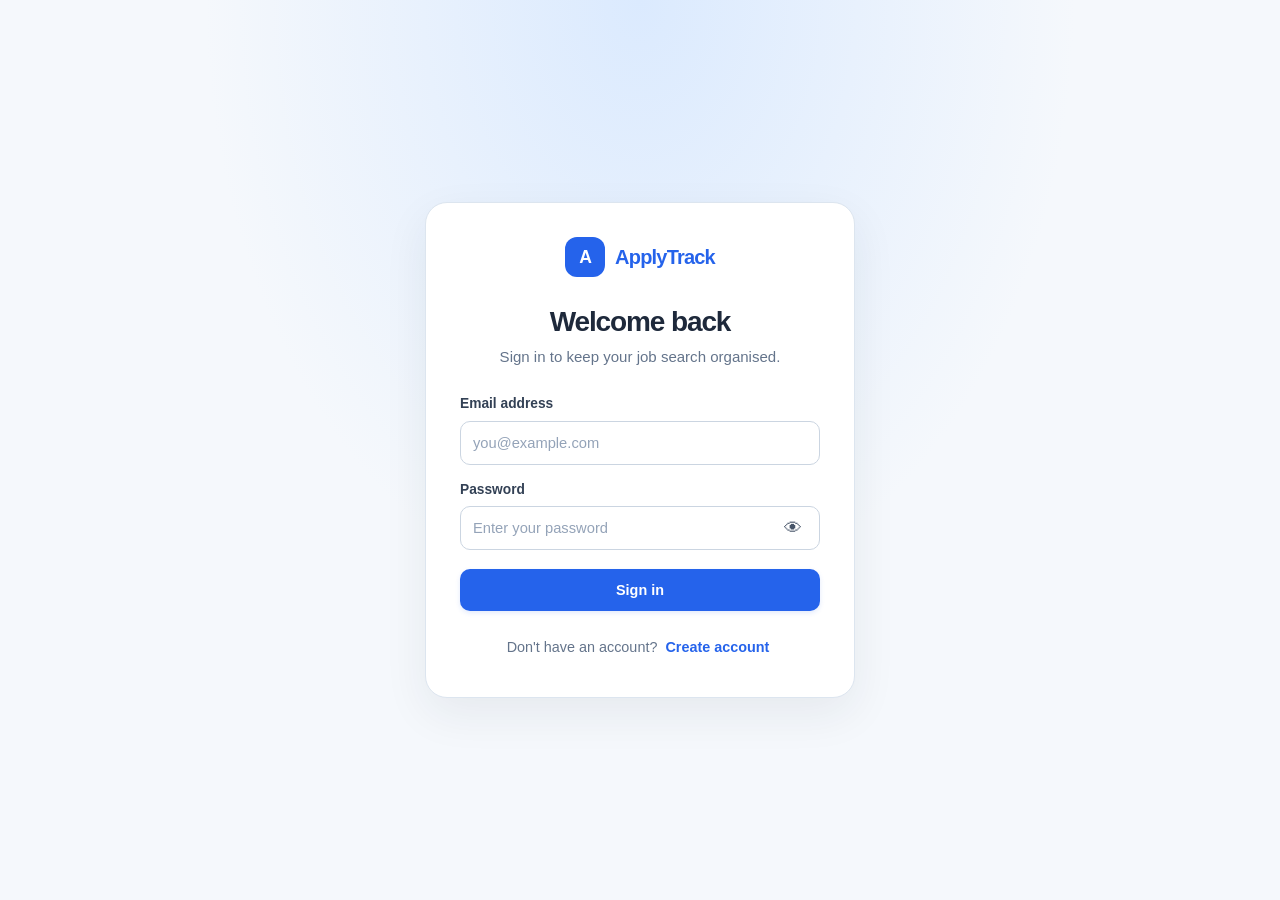
<file: index.html>
<!DOCTYPE html>
<html lang="en">

<head>
    <meta charset="UTF-8">
    <meta name="viewport" content="width=device-width, initial-scale=1.0">
    <meta name="description" content="ApplyTrack helps you organise and track your job applications.">
    <title>ApplyTrack | Sign In</title>
    <link rel="stylesheet" href="theme.css">
    <link rel="stylesheet" href="style.css">
</head>

<body>
    <main class="auth-container">
        <section class="auth-card">
            <a href="index.html" class="brand">
                <span class="brand-icon">A</span>
                <span>ApplyTrack</span>
            </a>

            <div class="auth-heading">
                <h1 id="auth-title">Welcome back</h1>
                <p id="auth-description">Sign in to keep your job search organised.</p>
            </div>


            <form id="auth-form">
                <div class="form-group" id="full-name-group" hidden>
                    <label for="full-name">Full name</label>
                    <input type="text" id="full-name" name="full-name" placeholder="Enter your full name"
                        autocomplete="name" minlength="2" required>
                </div>

                <div class="form-group">
                    <label for="email">Email address</label>
                    <input type="email" id="email" name="email" placeholder="you@example.com" autocomplete="email"
                        required>
                    <small id="email-feedback" class="field-feedback" aria-live="polite"></small>
                </div>


                <div class="form-group">
                    <label for="password">Password</label>

                    <div class="password-field">
                        <input type="password" id="password" name="password" placeholder="Enter your password"
                            autocomplete="current-password" minlength="6" required>

                        <button type="button" id="toggle-password-visibility" class="password-toggle"
                            aria-label="Show password" aria-pressed="false">
                            👁
                        </button>
                    </div>

                    <small id="password-feedback" class="field-feedback"></small>
                </div>

                <button type="submit" class="btn btn-primary" id="auth-submit">
                    Sign in
                </button>

                <p id="auth-message" class="form-message" role="status" aria-live="polite"></p>
            </form>

            <p class="auth-switch">
                <span id="auth-switch-text">Don't have an account?</span>
                <button type="button" id="auth-toggle" class="text-button">
                    Create account
                </button>
            </p>
        </section>
    </main>

    <script type="module" src="script.js"></script>
</body>

</html>
</file>
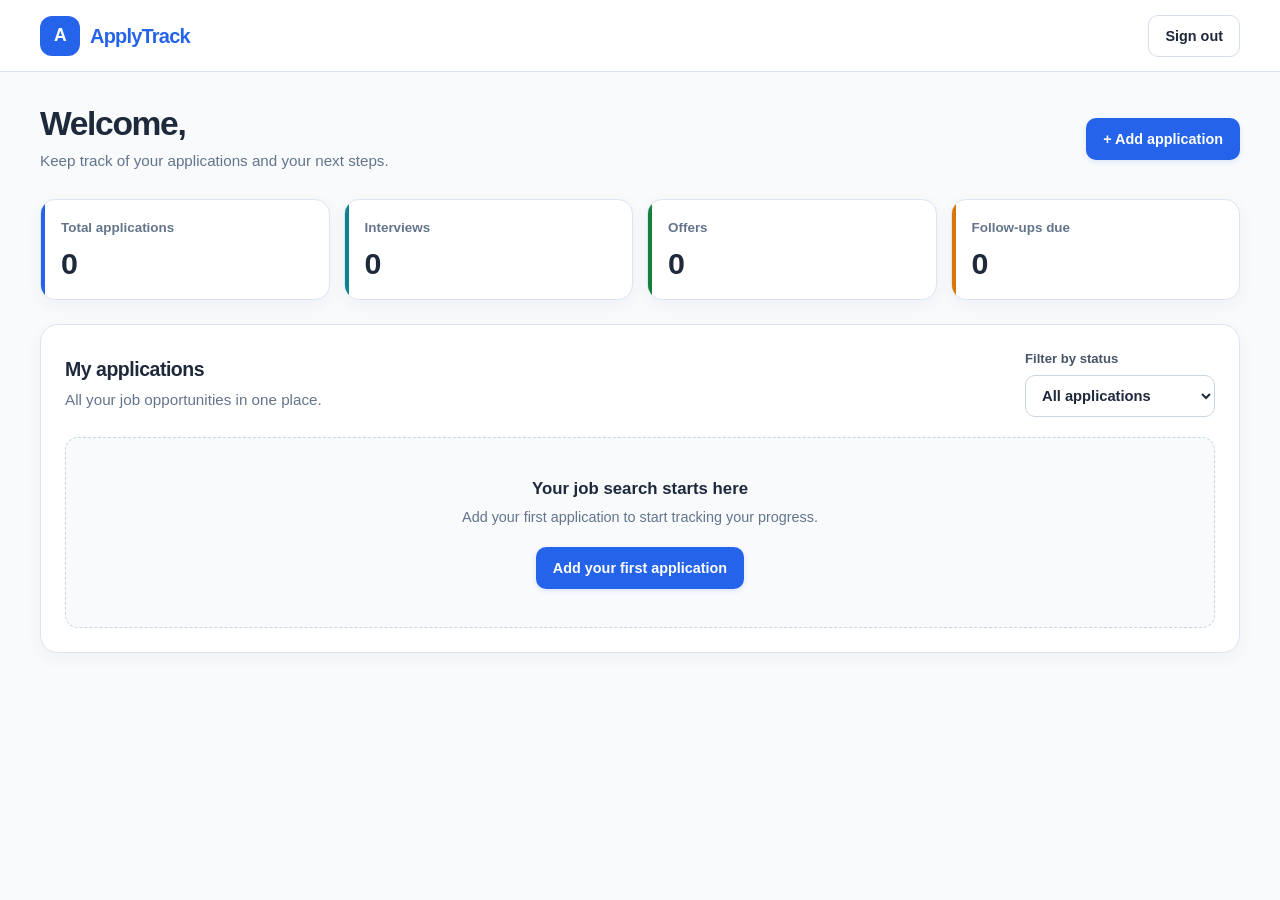
<file: dashboard.html>
<!DOCTYPE html>
<html lang="en">

<head>
    <meta charset="UTF-8">
    <meta name="viewport" content="width=device-width, initial-scale=1.0">
    <meta name="description" content="Manage and track your job applications with ApplyTrack.">
    <title>ApplyTrack | Dashboard</title>
    <link rel="stylesheet" href="theme.css">
    <link rel="stylesheet" href="style.css">
</head>

<body>
    <header class="dashboard-header">
        <a href="dashboard.html" class="brand">
            <span class="brand-icon">A</span>
            <span>ApplyTrack</span>
        </a>

        <button type="button" id="sign-out" class="btn btn-secondary">
            Sign out
        </button>
    </header>

    <main class="dashboard-container">
        <section class="dashboard-welcome">
            <div>
                <h1>Welcome, <span id="user-name"></span></h1>
                <p>Keep track of your applications and your next steps.</p>
            </div>

            <button type="button" id="add-application" class="btn btn-primary">
                + Add application
            </button>
        </section>

        <section class="stats-grid" aria-label="Application summary">
            <article class="stat-card">
                <p>Total applications</p>
                <h2 id="total-count">0</h2>
            </article>

            <article class="stat-card">
                <p>Interviews</p>
                <h2 id="interview-count">0</h2>
            </article>

            <article class="stat-card">
                <p>Offers</p>
                <h2 id="offer-count">0</h2>
            </article>

            <article class="stat-card">
                <p>Follow-ups due</p>
                <h2 id="follow-up-count">0</h2>
            </article>
        </section>

        <section class="applications-section">
            <div class="section-heading">
                <div>
                    <h2>My applications</h2>
                    <p>All your job opportunities in one place.</p>
                </div>

                <label class="filter-control" for="status-filter">
                    Filter by status
                    <select id="status-filter">
                        <option value="all">All applications</option>
                        <option value="Applied">Applied</option>
                        <option value="Assessment">Assessment</option>
                        <option value="Interview">Interview</option>
                        <option value="Offer">Offer</option>
                        <option value="Rejected">Rejected</option>
                        <option value="Withdrawn">Withdrawn</option>
                    </select>
                </label>
            </div>

            <div id="applications-list" class="applications-list">
                <div class="empty-state">
                    <h3>Your job search starts here</h3>
                    <p>Add your first application to start tracking your progress.</p>
                    <button type="button" id="empty-add-application" class="btn btn-primary">
                        Add your first application
                    </button>
                </div>
            </div>
        </section>


        <section class="modal-overlay" id="application-form-section" hidden>
            <div class="application-modal" role="dialog" aria-modal="true" aria-labelledby="application-form-title">
                <div class="modal-header">
                    <div>
                        <span class="modal-eyebrow">APPLICATION DETAILS</span>
                        <h2 id="application-form-title">Add an application</h2>
                        <p>Keep your job search organised.</p>
                    </div>

                    <button type="button" id="close-application-modal" class="modal-close"
                        aria-label="Close application form">&times;</button>
                </div>

                <form id="application-form">
                    <input type="hidden" id="application-id">

                    <div class="form-group">
                        <label for="company">Company name</label>
                        <input id="company" name="company" type="text" placeholder="e.g. Acme Ltd" required>
                    </div>

                    <div class="form-group">
                        <label for="role">Job title</label>
                        <input id="role" name="role" type="text" placeholder="e.g. Compliance Analyst" required>
                    </div>

                    <div class="form-group">
                        <label for="date-applied">Date applied</label>
                        <input id="date-applied" name="date-applied" type="date" required>
                    </div>

                    <div class="form-group">
                        <label for="job-link">Job posting link (optional)</label>
                        <input id="job-link" name="job-link" type="url" placeholder="https://example.com/job">
                    </div>

                    <div class="form-group">
                        <label for="status">Application status</label>
                        <select id="status" name="status" required>
                            <option value="Applied">Applied</option>
                            <option value="Assessment">Assessment</option>
                            <option value="Interview">Interview</option>
                            <option value="Offer">Offer</option>
                            <option value="Rejected">Rejected</option>
                            <option value="Withdrawn">Withdrawn</option>
                        </select>
                    </div>

                    <div class="form-group">
                        <label for="follow-up-date">Follow-up date (optional)</label>
                        <input id="follow-up-date" name="follow-up-date" type="date">
                    </div>

                    <div class="form-group full-width">
                        <label for="notes">Notes (optional)</label>
                        <textarea id="notes" name="notes" placeholder="Interview details or reminders"></textarea>
                    </div>

                    <div class="form-actions">
                        <button type="submit" class="btn btn-primary">
                            Save application
                        </button>
                        <button type="button" id="cancel-application" class="btn btn-secondary">
                            Cancel
                        </button>
                    </div>

                    <p id="application-message" class="form-message" role="status" aria-live="polite"></p>
                </form>
            </div>
        </section>

    </main>

    <script type="module" src="script.js"></script>
</body>

</html>
</file>
<file: theme.css>
/* ApplyTrack — Analogous Blue Theme */

:root {
    color-scheme: light;

    /* Primary brand: Blue */
    --md-sys-color-primary: #2563EB;
    --md-sys-color-on-primary: #FFFFFF;
    --md-sys-color-primary-container: #DBEAFE;
    --md-sys-color-on-primary-container: #1E3A8A;

    /* Supporting colour: Indigo */
    --md-sys-color-secondary: #4F46E5;
    --md-sys-color-on-secondary: #FFFFFF;
    --md-sys-color-secondary-container: #E0E7FF;
    --md-sys-color-on-secondary-container: #312E81;

    /* Analogous accent: Blue-green */
    --md-sys-color-tertiary: #0E7490;
    --md-sys-color-on-tertiary: #FFFFFF;
    --md-sys-color-tertiary-container: #CFFAFE;
    --md-sys-color-on-tertiary-container: #164E63;

    /* Backgrounds and surfaces */
    --md-sys-color-background: #F8FAFC;
    --md-sys-color-surface: #FFFFFF;
    --md-sys-color-surface-container: #EFF6FF;
    --md-sys-color-on-surface: #1E293B;
    --md-sys-color-on-surface-variant: #475569;
    --md-sys-color-outline: #64748B;

    /* Error feedback */
    --md-sys-color-error: #B91C1C;
    --md-sys-color-on-error: #FFFFFF;
}

[data-theme="dark"] {
    color-scheme: dark;

    --md-sys-color-primary: #93C5FD;
    --md-sys-color-on-primary: #172554;
    --md-sys-color-primary-container: #1D4ED8;
    --md-sys-color-on-primary-container: #DBEAFE;

    --md-sys-color-secondary: #A5B4FC;
    --md-sys-color-on-secondary: #1E1B4B;
    --md-sys-color-secondary-container: #3730A3;
    --md-sys-color-on-secondary-container: #E0E7FF;

    --md-sys-color-tertiary: #67E8F9;
    --md-sys-color-on-tertiary: #083344;
    --md-sys-color-tertiary-container: #155E75;
    --md-sys-color-on-tertiary-container: #CFFAFE;

    --md-sys-color-background: #0F172A;
    --md-sys-color-surface: #111827;
    --md-sys-color-surface-container: #1E293B;
    --md-sys-color-on-surface: #F1F5F9;
    --md-sys-color-on-surface-variant: #CBD5E1;
    --md-sys-color-outline: #94A3B8;

    --md-sys-color-error: #FCA5A5;
    --md-sys-color-on-error: #450A0A;
}
</file>
<file: style.css>
/* ApplyTrack — clean, responsive stylesheet */
:root {
    --at-blue: #2563eb;
    --at-blue-dark: #1d4ed8;
    --at-teal: #0f8292;
    --at-green: #15803d;
    --at-amber: #d97706;
    --at-ink: #1e293b;
    --at-muted: #64748b;
    --at-border: #dce5ef;
    --at-bg: #f5f8fc;
    --at-soft-blue: #eff6ff;
    --at-shadow: 0 5px 18px rgba(30, 41, 59, .045)
}

* {
    box-sizing: border-box;
    margin: 0;
    padding: 0
}

[hidden] {
    display: none !important
}

html {
    width: 100%;
    max-width: 100%;
    min-height: 100%;
    overflow-x: clip;
    scroll-behavior: smooth
}

body {
    width: 100%;
    max-width: 100%;
    min-height: 100vh;
    overflow-x: clip;
    font-family: Inter, -apple-system, BlinkMacSystemFont, "Segoe UI", Arial, sans-serif;
    color: var(--md-sys-color-on-surface, var(--at-ink));
    background: var(--md-sys-color-background, var(--at-bg));
    line-height: 1.5;
    -webkit-font-smoothing: antialiased
}

button,
input,
select,
textarea {
    font: inherit
}

button {
    cursor: pointer
}

a {
    color: var(--md-sys-color-primary, var(--at-blue))
}

:focus-visible {
    outline: 3px solid #67e8f9;
    outline-offset: 3px
}

/* Buttons and brand */
.btn {
    display: inline-flex;
    align-items: center;
    justify-content: center;
    gap: 8px;
    min-height: 42px;
    padding: 10px 16px;
    border: 1px solid transparent;
    border-radius: 10px;
    font-size: .9rem;
    font-weight: 650;
    line-height: 1.25;
    text-decoration: none;
    transition: background .16s, border-color .16s, box-shadow .16s, transform .16s
}

.btn:hover {
    transform: translateY(-1px)
}

.btn-primary {
    color: #fff;
    background: var(--md-sys-color-primary, var(--at-blue));
    box-shadow: 0 2px 5px #2563eb22
}

.btn-primary:hover {
    background: var(--at-blue-dark)
}

.btn-secondary {
    width: auto;
    color: var(--at-ink);
    background: #fff;
    border-color: #d5deea
}

.btn-secondary:hover {
    background: #f8fafc;
    border-color: #9bb4d3
}

.btn:disabled {
    opacity: .6;
    cursor: not-allowed;
    transform: none
}

.brand {
    display: inline-flex;
    align-items: center;
    justify-content: center;
    gap: 10px;
    color: var(--md-sys-color-primary, var(--at-blue));
    font-size: 1.25rem;
    font-weight: 750;
    letter-spacing: -.04em;
    text-decoration: none;
    white-space: nowrap
}

.brand-icon {
    display: grid;
    place-items: center;
    flex: 0 0 40px;
    width: 40px;
    height: 40px;
    border-radius: 12px;
    background: var(--md-sys-color-primary, var(--at-blue));
    color: #fff;
    font-size: 1.1rem;
    font-weight: 750
}

/* Auth pages */
.auth-container {
    min-height: 100vh;
    display: flex;
    align-items: center;
    justify-content: center;
    padding: 28px 18px;
    background: radial-gradient(ellipse at top, #dbeafe 0%, transparent 48%), var(--at-bg)
}

.auth-card {
    width: 100%;
    max-width: 430px;
    padding: 34px;
    border: 1px solid var(--at-border);
    border-radius: 22px;
    background: #fff;
    box-shadow: 0 16px 45px #1e293b12
}

.auth-card .brand {
    display: flex;
    margin-bottom: 28px
}

.auth-heading {
    margin-bottom: 25px;
    text-align: center
}

.auth-heading h1 {
    margin: 0 0 8px;
    font-size: 1.75rem;
    line-height: 1.2;
    letter-spacing: -.04em
}

.auth-heading p,
.auth-switch {
    color: var(--at-muted)
}

.auth-heading p {
    font-size: .94rem
}

.form-group {
    min-width: 0;
    margin-bottom: 15px
}

.form-group label {
    display: block;
    margin-bottom: 6px;
    font-size: .86rem;
    font-weight: 650;
    color: #334155
}

.form-group input,
.form-group select,
.form-group textarea,
.application-form-section textarea,
.filter-control select {
    width: 100%;
    min-height: 43px;
    padding: 10px 12px;
    border: 1px solid #cbd5e1;
    border-radius: 10px;
    background: #fff;
    color: var(--at-ink);
    font-size: .92rem;
    transition: border-color .16s, box-shadow .16s
}

.form-group textarea,
.application-form-section textarea {
    min-height: 90px;
    resize: vertical
}

.form-group input:focus,
.form-group select:focus,
.form-group textarea:focus,
.filter-control select:focus {
    outline: none;
    border-color: var(--at-blue);
    box-shadow: 0 0 0 3px #2563eb1f
}

.form-group input::placeholder,
.form-group textarea::placeholder {
    color: #94a3b8
}

.auth-card .btn-primary {
    width: 100%;
    margin-top: 4px
}

.form-message {
    margin-top: 10px;
    font-size: .86rem
}

.auth-switch {
    margin-top: 22px;
    font-size: .9rem;
    text-align: center
}

.text-button {
    padding: 4px;
    border: 0;
    background: transparent;
    color: var(--at-blue);
    font-weight: 700
}

.text-button:hover {
    text-decoration: underline
}

/* Dashboard header and layout */
.dashboard-header {
    display: flex;
    align-items: center;
    justify-content: space-between;
    gap: 18px;
    min-height: 72px;
    padding: 14px max(24px, calc((100% - 1200px)/2));
    border-bottom: 1px solid var(--at-border);
    background: #fff
}

.dashboard-header .brand {
    justify-content: flex-start
}

.dashboard-container {
    width: min(1200px, calc(100% - 48px));
    max-width: 100%;
    min-width: 0;
    margin: 0 auto;
    padding: 32px 0 56px
}

.dashboard-welcome {
    display: flex;
    align-items: center;
    justify-content: space-between;
    gap: 22px;
    margin-bottom: 26px
}

.dashboard-welcome h1 {
    margin: 0 0 6px;
    font-size: clamp(1.6rem, 3vw, 2.1rem);
    line-height: 1.2;
    letter-spacing: -.04em
}

.dashboard-welcome p,
.section-heading p {
    color: var(--at-muted);
    font-size: .95rem
}

.dashboard-welcome .btn {
    flex-shrink: 0;
    width: auto
}

/* Summary cards */
.stats-grid {
    display: grid;
    grid-template-columns: repeat(4, minmax(0, 1fr));
    gap: 14px;
    margin-bottom: 24px
}

.stat-card {
    position: relative;
    min-width: 0;
    padding: 18px 20px;
    overflow: hidden;
    border: 1px solid var(--at-border);
    border-radius: 15px;
    background: #fff;
    box-shadow: var(--at-shadow)
}

.stat-card:before {
    position: absolute;
    inset: 0 auto 0 0;
    width: 4px;
    background: var(--at-blue);
    content: ""
}

.stat-card:nth-child(2):before {
    background: var(--at-teal)
}

.stat-card:nth-child(3):before {
    background: var(--at-green)
}

.stat-card:nth-child(4):before {
    background: var(--at-amber)
}

.stat-card p {
    color: var(--at-muted);
    font-size: .84rem;
    font-weight: 550
}

.stat-card h2 {
    margin-top: 8px;
    color: var(--at-ink);
    font-size: 1.9rem;
    line-height: 1.15;
    letter-spacing: -.04em
}

/* Applications section */
.applications-section,
.application-form-section {
    width: 100%;
    max-width: 100%;
    min-width: 0;
    padding: 24px;
    border: 1px solid var(--at-border);
    border-radius: 18px;
    background: #fff;
    box-shadow: var(--at-shadow)
}

.section-heading {
    display: flex;
    align-items: center;
    justify-content: space-between;
    flex-wrap: wrap;
    gap: 18px;
    margin-bottom: 20px
}

.section-heading h2,
.application-form-section h2 {
    margin-bottom: 5px;
    font-size: 1.22rem;
    font-weight: 750;
    letter-spacing: -.025em
}

.filter-control {
    display: flex;
    flex-direction: column;
    gap: 6px;
    min-width: 190px;
    color: #475569;
    font-size: .82rem;
    font-weight: 650
}

.filter-control select {
    min-width: 190px;
    min-height: 42px;
    cursor: pointer
}

.empty-state {
    display: flex;
    flex-direction: column;
    align-items: center;
    padding: 38px 20px;
    border: 1px dashed #cbd5e1;
    border-radius: 13px;
    background: #f8fafc;
    text-align: center
}

.empty-state h3 {
    margin-bottom: 6px;
    font-size: 1.05rem
}

.empty-state p {
    max-width: 360px;
    margin-bottom: 18px;
    color: var(--at-muted);
    font-size: .9rem
}

.empty-state .btn {
    width: auto
}

/* Compact application cards */
.applications-list {
    display: grid;
    grid-template-columns: minmax(0, 1fr);
    gap: 12px;
    width: 100%;
    max-width: 100%;
    min-width: 0
}

.application-card {
    display: grid;
    grid-template-columns: minmax(0, 1fr) auto auto;
    grid-template-rows: auto auto;
    align-content: start;
    align-items: center;
    gap: 8px 16px;
    width: 100%;
    max-width: 100%;
    min-width: 0;
    height: auto;
    padding: 14px 16px;
    box-sizing: border-box;
    border: 1px solid #e0e8f2;
    border-left: 4px solid var(--at-teal);
    border-radius: 13px;
    background: #fff;
    transition: border-color .16s, box-shadow .16s
}

.application-card:hover {
    border-color: #b8cbe0;
    border-left-color: var(--at-teal);
    box-shadow: 0 5px 14px #1e293b0e
}

.application-card-heading {
    grid-column: 1;
    grid-row: 1;
    min-width: 0;
    overflow-wrap: anywhere
}

.application-card-meta {
    grid-column: 2;
    grid-row: 1;
    min-width: 0
}

.application-card-follow-up,
.application-card-link,
.application-card-notes {
    grid-column: 1/-1;
    min-width: 0;
    max-width: 100%;
    overflow-wrap: anywhere
}

.application-card-heading h3 {
    margin: 0 0 2px;
    font-size: 1rem;
    font-weight: 750;
    line-height: 1.3;
    overflow-wrap: anywhere
}

.application-card-heading p,
.application-card-notes {
    margin: 0;
    color: var(--at-muted);
    font-size: .88rem;
    line-height: 1.4;
    overflow-wrap: anywhere
}

.application-card-meta {
    display: flex;
    align-items: center;
    flex-wrap: wrap;
    gap: 7px 12px;
    margin: 0
}

.application-card-date {
    color: #64748b;
    font-size: .82rem
}

.application-card .status-badge {
    display: inline-flex;
    align-items: center;
    width: fit-content;
    margin: 0;
    padding: 3px 9px;
    border: 1px solid #bfdbfe;
    border-radius: 7px;
    background: var(--at-soft-blue);
    color: #1d4ed8;
    font-size: .77rem;
    font-weight: 700;
    line-height: 1.4
}

.application-card-follow-up {
    display: flex;
    flex-wrap: wrap;
    align-items: center;
    gap: 5px 10px;
    color: var(--at-muted);
    font-size: .81rem
}

.follow-up-alert {
    margin: 0;
    color: #b45309;
    font-size: .78rem;
    font-weight: 700
}

.application-card-link {
    width: fit-content;
    color: var(--at-teal);
    font-size: .84rem;
    font-weight: 650;
    text-underline-offset: 3px;
    overflow-wrap: anywhere
}

.application-card-notes {
    padding-top: 2px
}

.application-card-actions,
.application-card .application-actions {
    grid-column: 3;
    grid-row: 1;
    align-self: center;
    justify-self: end;
    display: flex;
    flex-wrap: wrap;
    gap: 7px;
    margin: 0;
    min-width: 0
}

.application-card-actions button,
.application-card .application-actions button {
    width: auto;
    min-height: 34px;
    padding: 6px 11px;
    border: 1px solid #d5deea;
    border-radius: 8px;
    background: #fff;
    color: #334155;
    font-size: .82rem;
    font-weight: 600
}

.application-card-actions button:hover,
.application-card .application-actions button:hover {
    border-color: #8cbac4;
    background: #f0fdfa
}

/* Inline form, if used */
.application-form-section {
    margin-top: 24px;
    scroll-margin-top: 24px
}

.application-form-section form {
    display: grid;
    grid-template-columns: repeat(2, minmax(0, 1fr));
    gap: 4px 18px;
    margin-top: 20px
}

.application-form-section .form-group {
    margin-bottom: 12px
}

.application-form-section .form-group:last-of-type,
.application-form-section .form-actions,
.application-form-section .form-message {
    grid-column: 1/-1
}

.form-actions {
    display: flex;
    flex-wrap: wrap;
    align-items: center;
    gap: 10px;
    margin-top: 6px
}

.form-actions .btn {
    width: auto;
    min-width: 120px
}

/* Add/edit modal */
.modal-overlay,
#application-form-section {
    position: fixed;
    inset: 0;
    z-index: 1000;
    display: flex;
    align-items: center;
    justify-content: center;
    padding: 22px;
    background: #0f172a8f;
    backdrop-filter: blur(4px);
    overflow-y: auto
}

.modal-overlay[hidden],
#application-form-section[hidden] {
    display: none !important
}

.application-modal {
    width: 100%;
    max-width: 600px;
    max-height: calc(100vh - 44px);
    overflow-y: auto;
    padding: 24px;
    border: 1px solid #e2e8f0;
    border-radius: 18px;
    background: #fff;
    box-shadow: 0 24px 70px #0f172a38
}

.modal-header {
    display: flex;
    align-items: flex-start;
    justify-content: space-between;
    gap: 16px;
    margin-bottom: 18px;
    padding-bottom: 16px;
    border-bottom: 1px solid #e8edf4
}

.modal-eyebrow {
    display: block;
    margin-bottom: 5px;
    color: var(--at-teal);
    font-size: .7rem;
    font-weight: 750;
    letter-spacing: .1em
}

.modal-header h2 {
    margin: 0 0 5px;
    font-size: 1.4rem;
    font-weight: 750;
    letter-spacing: -.035em
}

.modal-header p {
    color: var(--at-muted);
    font-size: .87rem
}

.modal-close {
    display: grid;
    flex: 0 0 36px;
    place-items: center;
    width: 36px;
    height: 36px;
    border: 1px solid #e2e8f0;
    border-radius: 10px;
    background: #f8fafc;
    color: #475569;
    font-size: 1.5rem;
    line-height: 1
}

.modal-close:hover {
    background: #eff6ff;
    color: var(--at-blue)
}

.application-modal form,
#application-form {
    display: grid;
    grid-template-columns: repeat(2, minmax(0, 1fr));
    gap: 2px 14px
}

.application-modal .form-group,
#application-form .form-group {
    min-width: 0;
    margin-bottom: 10px
}

.application-modal .form-group label,
#application-form label {
    font-size: .84rem
}

.application-modal .form-group input,
.application-modal .form-group select,
.application-modal .form-group textarea,
#application-form input,
#application-form select,
#application-form textarea {
    box-sizing: border-box;
    width: 100%;
    min-height: 41px;
    padding: 9px 11px;
    border: 1px solid #cbd5e1;
    border-radius: 9px;
    background: #fff;
    color: var(--at-ink);
    font-size: .9rem
}

.application-modal .form-group textarea,
#application-form textarea {
    min-height: 76px;
    resize: vertical
}

.application-modal .full-width,
.application-modal .form-actions,
.application-modal .form-message,
#application-form .form-actions,
#application-form #application-message {
    grid-column: 1/-1
}

.application-modal .form-actions {
    justify-content: flex-end;
    padding-top: 14px;
    border-top: 1px solid #e8edf4
}

.application-modal .form-actions .btn {
    width: auto;
    min-width: 115px
}

/* Responsive */
@media(max-width:900px) {
    .stats-grid {
        grid-template-columns: repeat(2, minmax(0, 1fr))
    }

    .dashboard-container {
        width: calc(100% - 36px);
        padding-top: 26px
    }

    .dashboard-header {
        padding-right: 20px;
        padding-left: 20px
    }
}

@media(max-width:600px) {
    .dashboard-header {
        min-height: 64px;
        gap: 12px;
        padding: 11px 15px
    }

    .brand {
        gap: 8px;
        font-size: 1.1rem
    }

    .brand-icon {
        flex-basis: 35px;
        width: 35px;
        height: 35px;
        border-radius: 10px
    }

    .dashboard-header .btn {
        min-height: 37px;
        padding: 8px 11px;
        font-size: .82rem
    }

    .dashboard-container {
        width: calc(100% - 28px);
        padding: 22px 0 36px
    }

    .dashboard-welcome {
        align-items: flex-start;
        flex-direction: column;
        gap: 14px;
        margin-bottom: 20px
    }

    .dashboard-welcome h1 {
        font-size: 1.6rem
    }

    .dashboard-welcome .btn {
        width: 100%
    }

    .stats-grid {
        gap: 10px;
        margin-bottom: 18px
    }

    .stat-card {
        padding: 14px 12px;
        border-radius: 12px
    }

    .stat-card p {
        font-size: .76rem
    }

    .stat-card h2 {
        margin-top: 7px;
        font-size: 1.55rem
    }

    .applications-section,
    .application-form-section {
        padding: 17px 13px;
        border-radius: 14px
    }

    .section-heading {
        align-items: stretch;
        flex-direction: column;
        gap: 13px;
        margin-bottom: 16px
    }

    .filter-control,
    .filter-control select {
        width: 100%;
        min-width: 0
    }

    .application-card {
        grid-template-columns: minmax(0, 1fr);
        grid-template-rows: auto;
        gap: 7px;
        padding: 13px
    }

    .application-card-heading,
    .application-card-meta,
    .application-card-follow-up,
    .application-card-link,
    .application-card-notes,
    .application-card-actions,
    .application-card .application-actions {
        grid-column: 1;
        grid-row: auto;
        justify-self: start;
        max-width: 100%
    }

    .application-card-meta {
        margin: 0
    }

    .application-card-actions,
    .application-card .application-actions {
        margin-top: 3px
    }

    .application-card-actions button,
    .application-card .application-actions button {
        min-height: 32px;
        padding: 6px 10px
    }

    .application-form-section form,
    .application-modal form,
    #application-form {
        grid-template-columns: minmax(0, 1fr);
        gap: 0
    }

    .application-form-section .form-group:last-of-type,
    .application-form-section .form-actions,
    .application-form-section .form-message,
    .application-modal .full-width,
    .application-modal .form-actions,
    .application-modal .form-message,
    #application-form .form-actions,
    #application-form #application-message {
        grid-column: 1
    }

    .form-actions {
        flex-direction: column;
        align-items: stretch
    }

    .form-actions .btn,
    .application-modal .form-actions .btn {
        width: 100%
    }

    .auth-card {
        padding: 27px 21px;
        border-radius: 18px
    }

    .auth-heading h1 {
        font-size: 1.5rem
    }

    .modal-overlay,
    #application-form-section {
        align-items: flex-end;
        padding: 0
    }

    .application-modal {
        max-width: none;
        max-height: 92vh;
        padding: 21px 17px;
        border-radius: 18px 18px 0 0
    }

    .application-modal .form-actions {
        flex-direction: column
    }
}

@media(prefers-reduced-motion:reduce) {

    *,
    *::before,
    *::after {
        scroll-behavior: auto !important;
        transition-duration: .01ms !important;
        animation-duration: .01ms !important;
        animation-iteration-count: 1 !important
    }
}

/* Final card height adjustment */
.applications-list .application-card {
    min-height: 0 !important;
    padding-block: 8px !important;
    grid-template-rows: auto;
    align-content: center;
}

/* Password visibility toggle */
.password-field {
    position: relative;
    width: 100%;
}

.password-field input {
    width: 100%;
    padding-right: 52px;
}

.password-toggle {
    position: absolute;
    top: 50%;
    right: 12px;
    transform: translateY(-50%);
    border: none;
    background: transparent;
    color: var(--md-sys-color-on-surface-variant);
    cursor: pointer;
    font-size: 18px;
    padding: 6px;
}

.password-toggle:focus-visible {
    outline: 2px solid var(--md-sys-color-primary);
    border-radius: 6px;
}

/* Inline form validation */
.field-feedback {
    display: block;
    margin-top: 6px;
    font-size: 0.82rem;
    color: var(--md-sys-color-error);
}

.form-group input:invalid:not(:placeholder-shown) {
    border-color: var(--md-sys-color-error);
}
</file>
